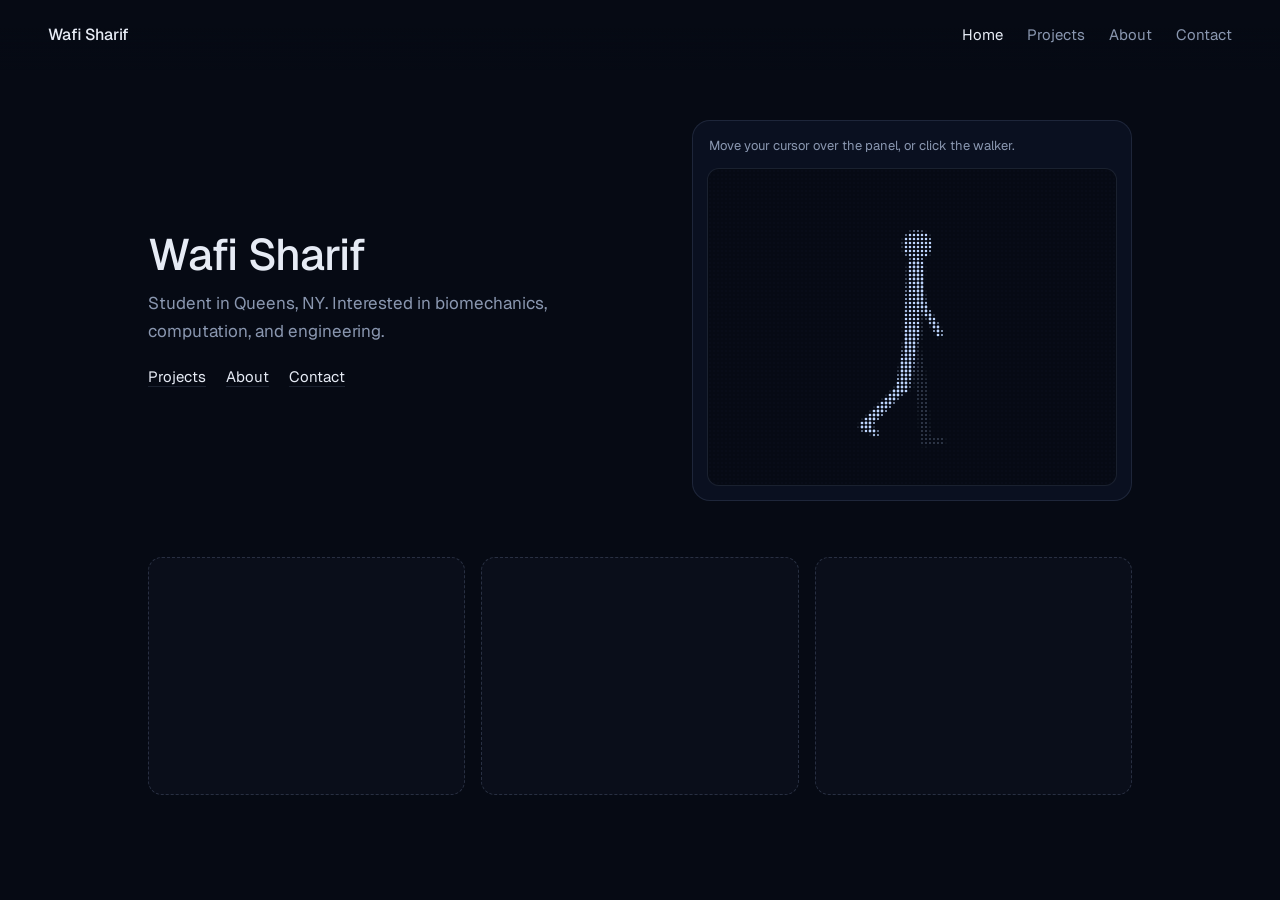
<file: index.html>
<!doctype html>
<html lang="en">
<head>
  <meta charset="utf-8" />
  <meta name="viewport" content="width=device-width, initial-scale=1" />
  <title>Wafi Sharif</title>
  <meta name="description" content="Wafi Sharif. Student in Queens, NY. Interested in biomechanics, computation, and engineering." />
  <meta name="theme-color" content="#060a14" />
  <link rel="preconnect" href="https://fonts.googleapis.com" />
  <link rel="preconnect" href="https://fonts.gstatic.com" crossorigin />
  <link href="https://fonts.googleapis.com/css2?family=Geist:wght@400;500;600&family=Geist+Mono:wght@400&display=swap" rel="stylesheet" />
  <link rel="stylesheet" href="/style.css" />
</head>
<body data-page="home">
  <header class="bar">
    <a class="mark" href="/">Wafi Sharif</a>
    <nav class="tabs" aria-label="Sections">
      <a href="/" data-link="home">Home</a>
      <a href="/projects/" data-link="projects">Projects</a>
      <a href="/about/" data-link="about">About</a>
      <a href="/contact/" data-link="contact">Contact</a>
    </nav>
  </header>

  <main class="home">
    <section class="hero">
      <div class="hero-copy">
        <h1>Wafi Sharif</h1>
        <p id="hero-intro"></p>
        <div class="hero-links">
          <a href="/projects/">Projects</a>
          <a href="/about/">About</a>
          <a href="/contact/">Contact</a>
        </div>
      </div>

      <figure class="walker-panel">
        <figcaption>Move your cursor over the panel, or click the walker.</figcaption>
        <div class="walker-stage">
          <canvas id="field" aria-label="Animated walking figure made of dots"></canvas>
        </div>
      </figure>
    </section>

    <!--
      Photo slots. To add a photo, put the image in a /photos folder and
      place it inside a slot, like this:
      <div class="photo-slot"><img src="/photos/1.jpg" alt="Describe the photo" /></div>
    -->
    <section class="photos" aria-label="Photos">
      <div class="photo-slot"></div>
      <div class="photo-slot"></div>
      <div class="photo-slot"></div>
    </section>
  </main>

  <script src="/data.js"></script>
  <script src="/main.js"></script>
</body>
</html>
</file>
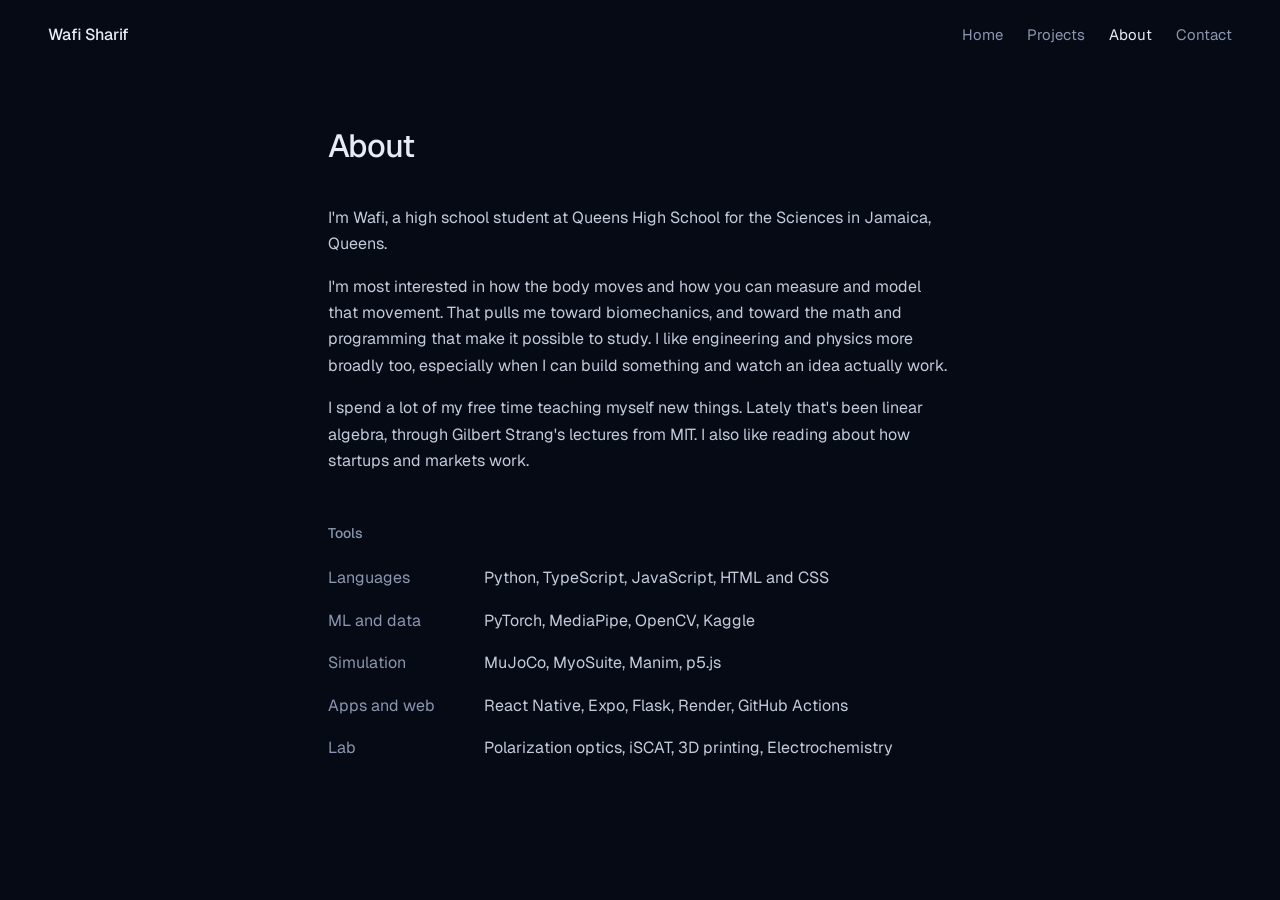
<file: about/index.html>
<!doctype html>
<html lang="en">
<head>
  <meta charset="utf-8" />
  <meta name="viewport" content="width=device-width, initial-scale=1" />
  <title>About | Wafi Sharif</title>
  <meta name="description" content="About Wafi Sharif." />
  <meta name="theme-color" content="#060a14" />
  <link rel="preconnect" href="https://fonts.googleapis.com" />
  <link rel="preconnect" href="https://fonts.gstatic.com" crossorigin />
  <link href="https://fonts.googleapis.com/css2?family=Geist:wght@400;500;600&family=Geist+Mono:wght@400&display=swap" rel="stylesheet" />
  <link rel="stylesheet" href="/style.css" />
</head>
<body data-page="about">
  <header class="bar">
    <a class="mark" href="/">Wafi Sharif</a>
    <nav class="tabs" aria-label="Sections">
      <a href="/" data-link="home">Home</a>
      <a href="/projects/" data-link="projects">Projects</a>
      <a href="/about/" data-link="about">About</a>
      <a href="/contact/" data-link="contact">Contact</a>
    </nav>
  </header>

  <main class="page">
    <h1 class="page-title">About</h1>
    <div class="prose" id="about-text"></div>
    <h2>Tools</h2>
    <dl class="tools" id="tools"></dl>
  </main>

  <script src="/data.js"></script>
  <script src="/main.js"></script>
</body>
</html>
</file>
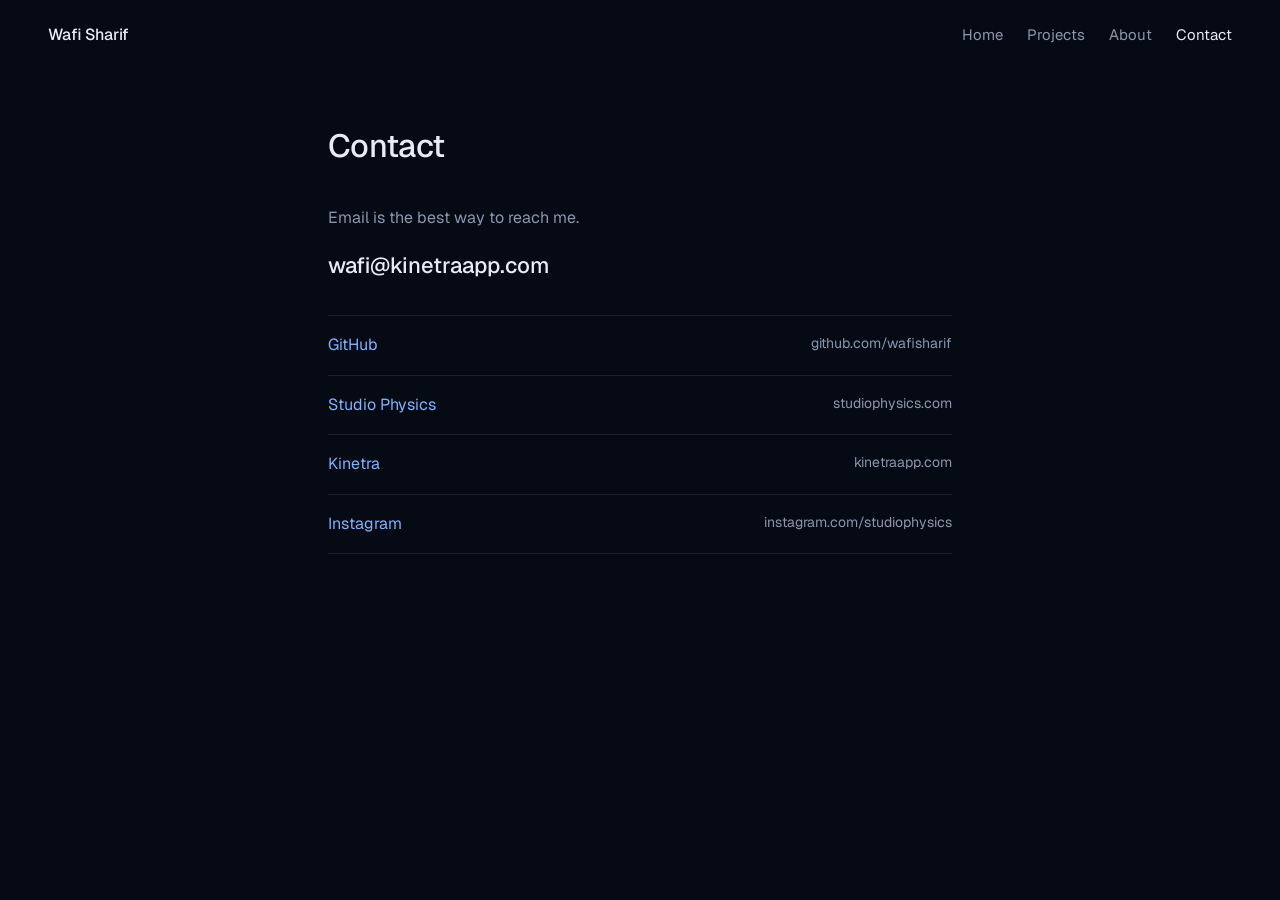
<file: contact/index.html>
<!doctype html>
<html lang="en">
<head>
  <meta charset="utf-8" />
  <meta name="viewport" content="width=device-width, initial-scale=1" />
  <title>Contact | Wafi Sharif</title>
  <meta name="description" content="How to reach Wafi Sharif." />
  <meta name="theme-color" content="#060a14" />
  <link rel="preconnect" href="https://fonts.googleapis.com" />
  <link rel="preconnect" href="https://fonts.gstatic.com" crossorigin />
  <link href="https://fonts.googleapis.com/css2?family=Geist:wght@400;500;600&family=Geist+Mono:wght@400&display=swap" rel="stylesheet" />
  <link rel="stylesheet" href="/style.css" />
</head>
<body data-page="contact">
  <header class="bar">
    <a class="mark" href="/">Wafi Sharif</a>
    <nav class="tabs" aria-label="Sections">
      <a href="/" data-link="home">Home</a>
      <a href="/projects/" data-link="projects">Projects</a>
      <a href="/about/" data-link="about">About</a>
      <a href="/contact/" data-link="contact">Contact</a>
    </nav>
  </header>

  <main class="page">
    <h1 class="page-title">Contact</h1>
    <p class="lead">Email is the best way to reach me.</p>
    <p><a class="email" id="email"></a></p>
    <ul class="rows links" id="links"></ul>
  </main>

  <script src="/data.js"></script>
  <script src="/main.js"></script>
</body>
</html>
</file>
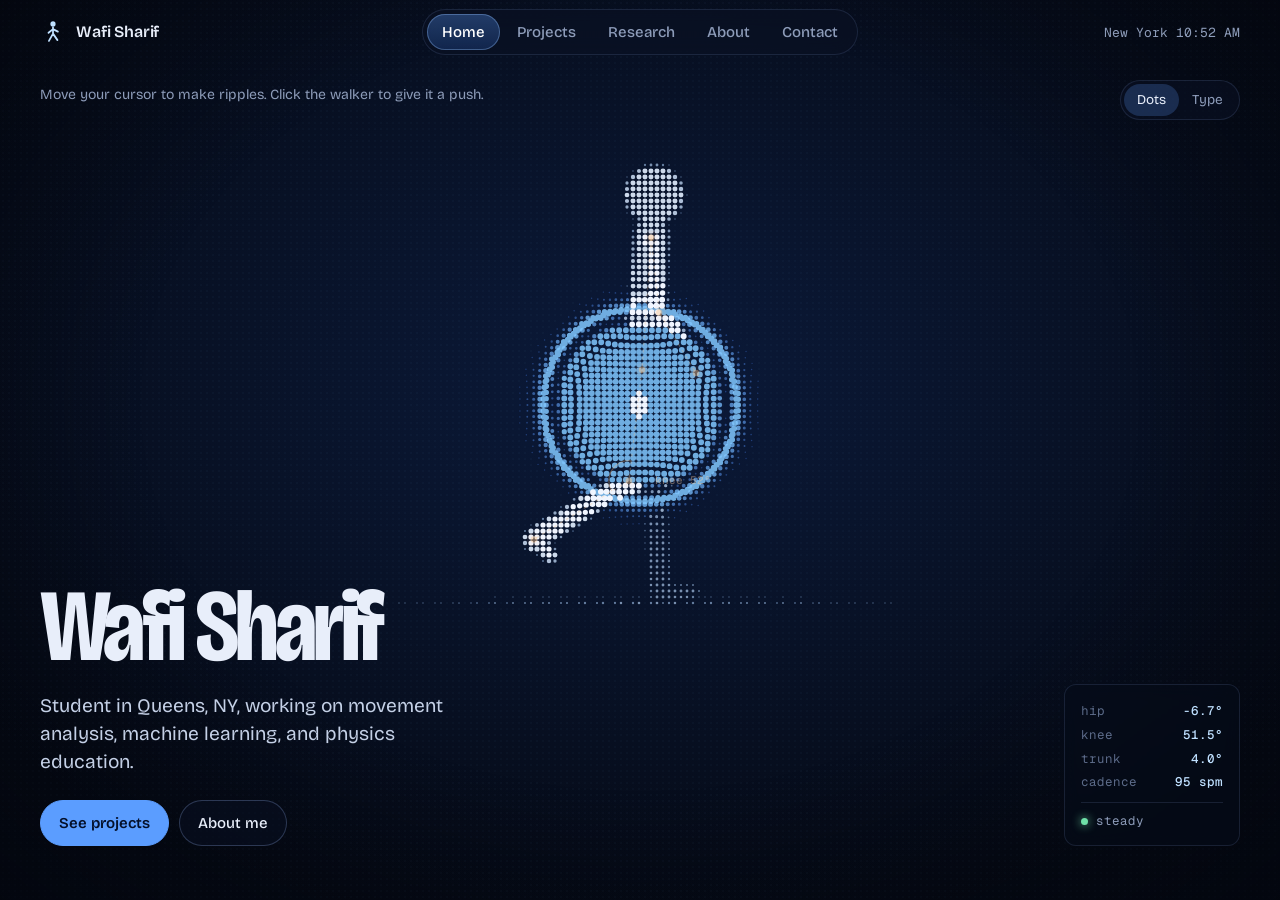
<file: portfolio/index.html>
<!doctype html>
<html lang="en">
<head>
  <meta charset="utf-8" />
  <meta name="viewport" content="width=device-width, initial-scale=1" />
  <title>Wafi Sharif</title>
  <meta name="description" content="Wafi Sharif. Student in Queens, NY, working on movement analysis, machine learning, and physics education." />
  <meta name="theme-color" content="#050913" />
  <meta property="og:title" content="Wafi Sharif" />
  <meta property="og:description" content="Movement analysis, machine learning, and physics education." />
  <meta property="og:type" content="website" />
  <link rel="icon" href="favicon.svg" type="image/svg+xml" />
  <link rel="preconnect" href="https://fonts.googleapis.com" />
  <link rel="preconnect" href="https://fonts.gstatic.com" crossorigin />
  <link href="https://fonts.googleapis.com/css2?family=Bricolage+Grotesque:opsz,wdth,wght@12..96,75..100,300..800&family=Geist+Mono:wght@400;500&display=swap" rel="stylesheet" />
  <link rel="stylesheet" href="style.css" />
</head>
<body data-route="home">
  <a class="skip" href="#main">Skip to content</a>

  <canvas id="field" aria-hidden="true"></canvas>
  <div class="vignette" aria-hidden="true"></div>

  <header class="bar">
    <a class="mark" href="#/" data-link="home" aria-label="Wafi Sharif, home">
      <svg viewBox="0 0 32 32" width="26" height="26" aria-hidden="true">
        <circle cx="16" cy="6" r="3.2" />
        <path d="M16 10 L16 18 M16 18 L11 27 M16 18 L21.5 26 M16 12.5 L10.5 17 M16 12.5 L22 15.5" />
      </svg>
      <span>Wafi Sharif</span>
    </a>

    <nav class="tabs" aria-label="Sections">
      <a href="#/" data-link="home">Home</a>
      <a href="#/projects" data-link="projects">Projects</a>
      <a href="#/research" data-link="research">Research</a>
      <a href="#/about" data-link="about">About</a>
      <a href="#/contact" data-link="contact">Contact</a>
      <span class="tabs-pill" aria-hidden="true"></span>
    </nav>

    <div class="bar-right">
      <span class="clock" id="clock" title="Local time in New York"></span>
    </div>
  </header>

  <main id="main">
    <!-- HOME -->
    <section class="panel" id="home" data-panel="home" aria-label="Home">
      <div class="hero-controls">
        <div class="seg" role="group" aria-label="Render style">
          <button type="button" data-mode="dots" aria-pressed="true">Dots</button>
          <button type="button" data-mode="type" aria-pressed="false">Type</button>
        </div>
      </div>

      <div class="hud" id="hud" aria-hidden="true">
        <div class="hud-row"><span>hip</span><b id="hud-hip">0.0°</b></div>
        <div class="hud-row"><span>knee</span><b id="hud-knee">0.0°</b></div>
        <div class="hud-row"><span>trunk</span><b id="hud-trunk">0.0°</b></div>
        <div class="hud-row"><span>cadence</span><b id="hud-cad">0</b></div>
        <div class="hud-status" id="hud-status">steady</div>
      </div>

      <div class="hero-text">
        <h1 class="hero-name">Wafi Sharif</h1>
        <p class="hero-intro" id="hero-intro"></p>
        <div class="hero-actions">
          <a class="btn btn-solid" href="#/projects">See projects</a>
          <a class="btn" href="#/about">About me</a>
        </div>
      </div>

      <p class="hero-hint" id="hero-hint">Move your cursor to make ripples. Click the walker to give it a push.</p>
    </section>

    <!-- PROJECTS -->
    <section class="panel page" id="projects" data-panel="projects" aria-labelledby="projects-title" hidden>
      <div class="page-inner">
        <header class="page-head">
          <h2 id="projects-title">Projects</h2>
          <p>Apps, research, and things I built to understand something better. Pick one to see what it's about.</p>
        </header>

        <div class="filters" role="group" aria-label="Filter projects" id="filters"></div>

        <div class="proj">
          <ul class="proj-list" id="proj-list"></ul>
          <article class="proj-view" id="proj-view" aria-live="polite">
            <div class="proj-canvas-wrap">
              <canvas id="proj-canvas" aria-hidden="true"></canvas>
              <span class="proj-canvas-tag" id="proj-tag"></span>
            </div>
            <div class="proj-body">
              <div class="proj-meta" id="proj-meta"></div>
              <h3 id="proj-title"></h3>
              <div id="proj-text"></div>
              <ul class="chips" id="proj-stack"></ul>
              <div class="proj-links" id="proj-links"></div>
            </div>
          </article>
        </div>
      </div>
    </section>

    <!-- RESEARCH -->
    <section class="panel page" id="research" data-panel="research" aria-labelledby="research-title" hidden>
      <div class="page-inner">
        <header class="page-head">
          <h2 id="research-title">Research</h2>
          <p>Where I've worked and what came out of it.</p>
        </header>

        <div class="research-grid">
          <div>
            <h3 class="sub">Labs and programs</h3>
            <ol class="timeline" id="timeline"></ol>
          </div>
          <div>
            <h3 class="sub">Writing</h3>
            <ul class="papers" id="papers"></ul>
          </div>
        </div>
      </div>
    </section>

    <!-- ABOUT -->
    <section class="panel page" id="about" data-panel="about" aria-labelledby="about-title" hidden>
      <div class="page-inner">
        <header class="page-head">
          <h2 id="about-title">About</h2>
        </header>

        <div class="about-grid">
          <div class="about-text" id="about-text"></div>
          <aside class="now">
            <h3 class="sub">Right now</h3>
            <ul id="now-list"></ul>
          </aside>
        </div>

        <h3 class="sub tools-title">Things I use</h3>
        <dl class="tools" id="tools"></dl>
      </div>
    </section>

    <!-- CONTACT -->
    <section class="panel page" id="contact" data-panel="contact" aria-labelledby="contact-title" hidden>
      <div class="page-inner">
        <header class="page-head">
          <h2 id="contact-title">Contact</h2>
          <p>The best way to reach me is email. I'm happy to talk about research, Kinetra, or physics.</p>
        </header>

        <div class="contact-grid">
          <div>
            <button class="email" id="email-btn" type="button">
              <span id="email-text"></span>
              <small id="email-note">Click to copy</small>
            </button>
            <ul class="link-list" id="link-list"></ul>
          </div>

          <div class="term" id="term">
            <div class="term-top" aria-hidden="true"><i></i><i></i><i></i><span>terminal</span></div>
            <div class="term-out" id="term-out" role="log" aria-live="polite"></div>
            <form class="term-line" id="term-form" autocomplete="off">
              <label for="term-in" class="prompt">wafi@portfolio:~$</label>
              <input id="term-in" type="text" spellcheck="false" autocapitalize="off" aria-label="Terminal command" />
            </form>
          </div>
        </div>
      </div>
    </section>
  </main>

  <footer class="foot">
    <span>&copy; <span id="year"></span> Wafi Sharif</span>
    <span class="foot-keys">Press 1 to 5 to switch tabs</span>
  </footer>

  <script src="data.js"></script>
  <script src="main.js"></script>
</body>
</html>
</file>
<file: style.css>
:root {
  --bg: #060a14;
  --text: #e6ebf5;
  --muted: #8a97b0;
  --line: rgba(150, 170, 210, 0.14);
  --accent: #7fb2ff;
  --font: "Geist", ui-sans-serif, system-ui, -apple-system, "Segoe UI", sans-serif;
  --mono: "Geist Mono", ui-monospace, Menlo, Consolas, monospace;
  --gutter: clamp(20px, 5vw, 48px);
}

* {
  box-sizing: border-box;
}

body {
  margin: 0;
  background: var(--bg);
  color: var(--text);
  font-family: var(--font);
  font-size: 16px;
  line-height: 1.65;
  -webkit-font-smoothing: antialiased;
}

a {
  color: inherit;
}

:focus-visible {
  outline: 2px solid var(--accent);
  outline-offset: 3px;
  border-radius: 4px;
}

/* top bar */

.bar {
  position: fixed;
  top: 0;
  left: 0;
  right: 0;
  z-index: 10;
  display: flex;
  align-items: center;
  justify-content: space-between;
  gap: 24px;
  padding: 22px var(--gutter);
  background: linear-gradient(var(--bg) 40%, rgba(6, 10, 20, 0));
}

.mark {
  font-weight: 500;
  text-decoration: none;
}

.tabs {
  display: flex;
  gap: 24px;
}

.tabs a {
  font-size: 15px;
  color: var(--muted);
  text-decoration: none;
  transition: color 0.2s;
}

.tabs a:hover,
.tabs a[aria-current="page"] {
  color: var(--text);
}

/* panels */

main {
  position: relative;
  z-index: 1;
}

/* home */

.home {
  max-width: 1080px;
  margin: 0 auto;
  padding: 120px var(--gutter) 80px;
}

.hero {
  display: grid;
  grid-template-columns: 1fr minmax(0, 440px);
  gap: 48px;
  align-items: center;
}

.hero-copy {
  max-width: 440px;
}

.hero h1 {
  margin: 0;
  font-size: clamp(32px, 4vw, 44px);
  font-weight: 500;
  letter-spacing: -0.02em;
  line-height: 1.1;
}

.hero p {
  margin: 10px 0 0;
  color: var(--muted);
  font-size: 17px;
}

.hero-links {
  display: flex;
  gap: 20px;
  margin-top: 20px;
}

.hero-links a {
  font-size: 15px;
  text-decoration: underline;
  text-decoration-color: var(--line);
  text-underline-offset: 4px;
}

.hero-links a:hover {
  color: var(--accent);
  text-decoration-color: currentColor;
}

/* walker panel, framed like the demo on kinetraapp.com */

.walker-panel {
  margin: 0;
  padding: 14px;
  border: 1px solid var(--line);
  border-radius: 18px;
  background: #0a1020;
}

.walker-panel figcaption {
  margin: 0 2px 12px;
  font-size: 13px;
  color: var(--muted);
}

.walker-stage {
  aspect-ratio: 4 / 3.1;
  border: 1px solid var(--line);
  border-radius: 12px;
  background: var(--bg);
  overflow: hidden;
}

#field {
  display: block;
  width: 100%;
  height: 100%;
  touch-action: pan-y;
}

/* photo slots: empty for now. To add a photo, put an <img> inside a slot. */

.photos {
  display: grid;
  grid-template-columns: repeat(3, 1fr);
  gap: 16px;
  margin-top: 56px;
}

.photo-slot {
  aspect-ratio: 4 / 3;
  border: 1px dashed rgba(150, 170, 210, 0.22);
  border-radius: 14px;
  background: rgba(150, 170, 210, 0.03);
  overflow: hidden;
}

.photo-slot img {
  display: block;
  width: 100%;
  height: 100%;
  object-fit: cover;
}

/* pages */

.page {
  max-width: 720px;
  margin: 0 auto;
  padding: 120px var(--gutter) 80px;
}

.page-title {
  margin: 0 0 32px;
  font-size: 32px;
  font-weight: 500;
  letter-spacing: -0.02em;
}

.page h2 {
  margin: 48px 0 12px;
  font-size: 14px;
  font-weight: 500;
  color: var(--muted);
}

a.inline,
.lead a {
  color: var(--accent);
}

.lead {
  color: var(--muted);
  margin: 0 0 8px;
}

/* projects */

.projects {
  list-style: none;
  margin: 0;
  padding: 0;
  border-top: 1px solid var(--line);
}

.projects li {
  border-bottom: 1px solid var(--line);
}

.projects summary {
  display: grid;
  grid-template-columns: 1fr auto;
  gap: 2px 16px;
  padding: 18px 0;
  cursor: pointer;
  list-style: none;
}

.projects summary::-webkit-details-marker {
  display: none;
}

.projects .t {
  font-weight: 500;
  font-size: 17px;
}

.projects .k {
  font-size: 14px;
  color: var(--muted);
}

.projects .s {
  grid-column: 1 / -1;
  color: var(--muted);
  font-size: 15px;
}

.projects summary:hover .t {
  color: var(--accent);
}

.projects .body {
  padding: 0 0 24px;
}

.projects .body p {
  margin: 0 0 12px;
  color: #c3cbdb;
}

.meta {
  margin-top: 14px;
  font-family: var(--mono);
  font-size: 13px;
  color: var(--muted);
}

.body .links-inline {
  display: flex;
  flex-wrap: wrap;
  gap: 16px;
  margin-top: 12px;
}

.body .links-inline a,
.rows a {
  color: var(--accent);
  text-decoration: none;
}

.body .links-inline a:hover,
.rows a:hover {
  text-decoration: underline;
}

/* rows: research, papers, links */

.rows {
  list-style: none;
  margin: 0;
  padding: 0;
  border-top: 1px solid var(--line);
}

.rows li {
  padding: 16px 0;
  border-bottom: 1px solid var(--line);
}

.row-head {
  display: flex;
  justify-content: space-between;
  gap: 16px;
}

.row-head b {
  font-weight: 500;
}

.row-head span {
  font-size: 14px;
  color: var(--muted);
  white-space: nowrap;
}

.rows p {
  margin: 4px 0 0;
  color: var(--muted);
  font-size: 15px;
}

.links li {
  display: flex;
  justify-content: space-between;
  gap: 16px;
}

.links li span {
  color: var(--muted);
  font-size: 14px;
}

/* about */

.prose p {
  margin: 0 0 16px;
  color: #c3cbdb;
}

.plain {
  margin: 0;
  padding-left: 18px;
  color: #c3cbdb;
}

.plain li {
  margin: 4px 0;
}

.tools {
  margin: 0;
}

.tools div {
  display: grid;
  grid-template-columns: 140px 1fr;
  gap: 16px;
  padding: 8px 0;
}

.tools dt {
  color: var(--muted);
}

.tools dd {
  margin: 0;
  color: #c3cbdb;
}

/* contact */

.email {
  font-size: 22px;
  font-weight: 500;
  text-decoration: none;
}

.email:hover {
  color: var(--accent);
}

.links {
  margin-top: 32px;
}

/* small screens */

@media (max-width: 860px) {
  .hero {
    grid-template-columns: 1fr;
    gap: 32px;
  }

  .walker-panel {
    max-width: 480px;
  }
}

@media (max-width: 640px) {
  .bar {
    flex-direction: column;
    align-items: flex-start;
    gap: 10px;
    padding-top: 16px;
  }

  .tabs {
    gap: 18px;
  }

  .page,
  .home {
    padding-top: 112px;
  }

  .photos {
    gap: 10px;
    margin-top: 40px;
  }

  .tools div {
    grid-template-columns: 1fr;
    gap: 0;
  }
}

@media (prefers-reduced-motion: reduce) {
  * {
    transition: none !important;
  }
}
</file>
<file: portfolio/style.css>
/* ==========================================================
   Wafi Sharif, portfolio
   Palette: night ink, signal blue, ice, one warm filament.
   ========================================================== */

:root {
  --ink: #050913;
  --ink-2: #08101f;
  --surface: rgba(12, 22, 44, 0.72);
  --surface-solid: #0c162c;
  --line: rgba(140, 170, 230, 0.14);
  --line-strong: rgba(140, 170, 230, 0.28);
  --text: #e8eefa;
  --muted: #8d9cb9;
  --dim: #5d6c8a;
  --blue: #5b9dff;
  --blue-deep: #2f6fe0;
  --ice: #bfe0ff;
  --warm: #ffbe7a;

  --font: "Bricolage Grotesque", ui-sans-serif, system-ui, -apple-system, "Segoe UI", sans-serif;
  --mono: "Geist Mono", ui-monospace, "SF Mono", Menlo, Consolas, monospace;

  --bar-h: 64px;
  --gutter: clamp(16px, 4vw, 40px);
  --ease: cubic-bezier(0.2, 0.7, 0.2, 1);
}

*,
*::before,
*::after {
  box-sizing: border-box;
}

html {
  -webkit-text-size-adjust: 100%;
  scroll-padding-top: calc(var(--bar-h) + 16px);
}

body {
  margin: 0;
  min-height: 100vh;
  background:
    radial-gradient(1200px 800px at 50% 42%, #0b1a3a 0%, rgba(11, 26, 58, 0) 70%),
    var(--ink);
  background-attachment: fixed;
  color: var(--text);
  font-family: var(--font);
  font-size: 17px;
  line-height: 1.6;
  font-optical-sizing: auto;
  -webkit-font-smoothing: antialiased;
  -moz-osx-font-smoothing: grayscale;
  overflow-x: hidden;
}

a {
  color: inherit;
}

button {
  font: inherit;
  color: inherit;
}

:focus-visible {
  outline: 2px solid var(--ice);
  outline-offset: 3px;
  border-radius: 6px;
}

::selection {
  background: rgba(91, 157, 255, 0.35);
}

.skip {
  position: absolute;
  left: 12px;
  top: -60px;
  z-index: 100;
  padding: 8px 14px;
  background: var(--blue);
  color: #fff;
  border-radius: 8px;
  text-decoration: none;
}
.skip:focus {
  top: 12px;
}

/* ---------- background field ---------- */

#field {
  position: fixed;
  inset: 0;
  width: 100%;
  height: 100%;
  display: block;
  z-index: 0;
  transition: opacity 0.6s var(--ease);
}

body:not([data-route="home"]) #field {
  opacity: 0.32;
}

.vignette {
  position: fixed;
  inset: 0;
  z-index: 1;
  pointer-events: none;
  background: radial-gradient(ellipse at 50% 45%, transparent 55%, rgba(3, 6, 14, 0.75) 100%);
}

/* ---------- top bar ---------- */

.bar {
  position: fixed;
  top: 0;
  left: 0;
  right: 0;
  z-index: 20;
  height: var(--bar-h);
  padding: 0 var(--gutter);
  display: grid;
  grid-template-columns: 1fr auto 1fr;
  align-items: center;
  gap: 16px;
  transition: background 0.3s, border-color 0.3s;
  border-bottom: 1px solid transparent;
}

body:not([data-route="home"]) .bar,
body.scrolled .bar {
  background: rgba(5, 9, 19, 0.7);
  -webkit-backdrop-filter: blur(14px);
  backdrop-filter: blur(14px);
  border-bottom-color: var(--line);
}

.mark {
  display: inline-flex;
  align-items: center;
  gap: 10px;
  text-decoration: none;
  font-weight: 600;
  font-size: 16px;
  letter-spacing: -0.01em;
  justify-self: start;
}

.mark svg {
  fill: none;
  stroke: var(--ice);
  stroke-width: 2.2;
  stroke-linecap: round;
  stroke-linejoin: round;
}
.mark svg circle {
  fill: var(--ice);
  stroke: none;
}

.tabs {
  position: relative;
  display: flex;
  gap: 2px;
  padding: 4px;
  border: 1px solid var(--line);
  border-radius: 999px;
  background: rgba(10, 18, 36, 0.6);
  -webkit-backdrop-filter: blur(10px);
  backdrop-filter: blur(10px);
}

.tabs a {
  position: relative;
  z-index: 1;
  padding: 6px 15px;
  border-radius: 999px;
  font-size: 15px;
  font-weight: 500;
  color: var(--muted);
  text-decoration: none;
  transition: color 0.2s;
  white-space: nowrap;
}

.tabs a:hover {
  color: var(--text);
}

.tabs a[aria-current="page"] {
  color: #fff;
}

.tabs-pill {
  position: absolute;
  top: 4px;
  bottom: 4px;
  left: 0;
  width: 0;
  border-radius: 999px;
  background: linear-gradient(180deg, rgba(91, 157, 255, 0.32), rgba(47, 111, 224, 0.22));
  box-shadow: inset 0 0 0 1px rgba(150, 195, 255, 0.35);
  transition: transform 0.45s var(--ease), width 0.45s var(--ease);
}

.bar-right {
  justify-self: end;
}

.clock {
  font-family: var(--mono);
  font-size: 13px;
  color: var(--muted);
  font-variant-numeric: tabular-nums;
}

/* ---------- panels ---------- */

main {
  position: relative;
  z-index: 5;
}

.panel[hidden] {
  display: none !important;
}

.panel.entering {
  animation: panel-in 0.5s var(--ease) both;
}

@keyframes panel-in {
  from {
    opacity: 0;
    transform: translateY(10px);
  }
  to {
    opacity: 1;
    transform: none;
  }
}

/* ---------- home ---------- */

#home {
  position: fixed;
  inset: 0;
  pointer-events: none;
}

#home > * {
  pointer-events: auto;
}

.hero-text {
  position: absolute;
  left: var(--gutter);
  bottom: clamp(28px, 6vh, 56px);
  max-width: 560px;
}

.hero-name {
  margin: 0;
  font-size: clamp(52px, 8vw, 124px);
  line-height: 0.92;
  font-weight: 700;
  font-stretch: 80%;
  font-variation-settings: "wdth" 80;
  letter-spacing: -0.035em;
  color: var(--text);
}

.hero-intro {
  margin: 18px 0 0;
  max-width: 34ch;
  font-size: clamp(17px, 1.5vw, 20px);
  line-height: 1.45;
  color: #c4d0e6;
}

.hero-actions {
  display: flex;
  gap: 10px;
  margin-top: 24px;
  flex-wrap: wrap;
}

.btn {
  display: inline-flex;
  align-items: center;
  gap: 8px;
  padding: 10px 18px;
  border-radius: 999px;
  border: 1px solid var(--line-strong);
  background: rgba(10, 18, 36, 0.55);
  text-decoration: none;
  font-weight: 500;
  font-size: 15px;
  transition: border-color 0.2s, background 0.2s, transform 0.2s;
}

.btn:hover {
  border-color: rgba(191, 224, 255, 0.6);
  background: rgba(20, 36, 70, 0.7);
}

.btn:active {
  transform: translateY(1px);
}

.btn-solid {
  background: var(--blue);
  border-color: var(--blue);
  color: #04102a;
  font-weight: 600;
}

.btn-solid:hover {
  background: #79b0ff;
  border-color: #79b0ff;
}

.hud {
  position: absolute;
  right: var(--gutter);
  bottom: clamp(28px, 6vh, 56px);
  width: 176px;
  padding: 14px 16px;
  border: 1px solid var(--line);
  border-radius: 12px;
  background: rgba(6, 12, 26, 0.6);
  -webkit-backdrop-filter: blur(8px);
  backdrop-filter: blur(8px);
  font-family: var(--mono);
  font-size: 12.5px;
  pointer-events: none;
}

.hud-row {
  display: flex;
  justify-content: space-between;
  line-height: 1.9;
  color: var(--dim);
}

.hud-row b {
  font-weight: 500;
  color: var(--ice);
  font-variant-numeric: tabular-nums;
}

.hud-status {
  margin-top: 8px;
  padding-top: 8px;
  border-top: 1px solid var(--line);
  color: var(--muted);
  display: flex;
  align-items: center;
  gap: 8px;
}

.hud-status::before {
  content: "";
  width: 7px;
  height: 7px;
  border-radius: 50%;
  background: #6fe0a8;
  box-shadow: 0 0 10px #6fe0a8;
}

.hud-status.alert {
  color: var(--warm);
}

.hud-status.alert::before {
  background: var(--warm);
  box-shadow: 0 0 10px var(--warm);
}

.hero-controls {
  position: absolute;
  top: calc(var(--bar-h) + 16px);
  right: var(--gutter);
}

.seg {
  display: inline-flex;
  padding: 3px;
  border: 1px solid var(--line);
  border-radius: 999px;
  background: rgba(10, 18, 36, 0.6);
}

.seg button {
  border: 0;
  background: none;
  padding: 5px 13px;
  border-radius: 999px;
  font-size: 13.5px;
  color: var(--muted);
  cursor: pointer;
}

.seg button[aria-pressed="true"] {
  background: rgba(91, 157, 255, 0.22);
  color: var(--text);
}

.hero-hint {
  position: absolute;
  top: calc(var(--bar-h) + 20px);
  left: var(--gutter);
  margin: 0;
  font-size: 14px;
  color: var(--muted);
  pointer-events: none;
  transition: opacity 0.8s;
}

.hero-hint.gone {
  opacity: 0;
}

/* ---------- content pages ---------- */

.page {
  min-height: 100vh;
  padding: calc(var(--bar-h) + clamp(36px, 7vh, 72px)) var(--gutter) 64px;
}

.page-inner {
  max-width: 1120px;
  margin: 0 auto;
}

.page-head {
  margin-bottom: 36px;
}

.page-head h2 {
  margin: 0;
  font-size: clamp(44px, 6vw, 80px);
  line-height: 1;
  font-weight: 700;
  font-variation-settings: "wdth" 80;
  letter-spacing: -0.03em;
}

.page-head p {
  margin: 14px 0 0;
  max-width: 58ch;
  color: var(--muted);
  font-size: 18px;
}

.sub {
  margin: 0 0 18px;
  font-size: 15px;
  font-weight: 600;
  color: var(--muted);
  letter-spacing: 0;
}

/* ---------- projects ---------- */

.filters {
  display: flex;
  flex-wrap: wrap;
  gap: 8px;
  margin-bottom: 24px;
}

.filters button {
  padding: 6px 14px;
  border-radius: 999px;
  border: 1px solid var(--line);
  background: rgba(10, 18, 36, 0.5);
  color: var(--muted);
  font-size: 14px;
  cursor: pointer;
  transition: color 0.2s, border-color 0.2s, background 0.2s;
}

.filters button:hover {
  color: var(--text);
  border-color: var(--line-strong);
}

.filters button[aria-pressed="true"] {
  color: var(--text);
  border-color: rgba(91, 157, 255, 0.6);
  background: rgba(91, 157, 255, 0.16);
}

.filters .count {
  margin-left: 6px;
  font-family: var(--mono);
  font-size: 12px;
  color: var(--dim);
}

.proj {
  display: grid;
  grid-template-columns: minmax(260px, 360px) 1fr;
  gap: 28px;
  align-items: start;
}

.proj-list {
  list-style: none;
  margin: 0;
  padding: 0;
  border-top: 1px solid var(--line);
}

.proj-list li {
  border-bottom: 1px solid var(--line);
}

.proj-item {
  position: relative;
  display: grid;
  grid-template-columns: 1fr auto;
  gap: 2px 12px;
  width: 100%;
  padding: 15px 14px 15px 18px;
  border: 0;
  background: none;
  text-align: left;
  cursor: pointer;
  transition: background 0.2s;
}

.proj-item::before {
  content: "";
  position: absolute;
  left: 0;
  top: 14px;
  bottom: 14px;
  width: 2px;
  border-radius: 2px;
  background: var(--blue);
  transform: scaleY(0);
  transition: transform 0.3s var(--ease);
}

.proj-item:hover {
  background: rgba(91, 157, 255, 0.05);
}

.proj-item[aria-selected="true"] {
  background: rgba(91, 157, 255, 0.09);
}

.proj-item[aria-selected="true"]::before {
  transform: scaleY(1);
}

.proj-item .t {
  font-size: 18px;
  font-weight: 600;
  line-height: 1.3;
}

.proj-item .k {
  align-self: center;
  font-size: 13px;
  color: var(--dim);
}

.proj-item .s {
  grid-column: 1 / -1;
  font-size: 14.5px;
  line-height: 1.45;
  color: var(--muted);
}

.proj-view {
  position: sticky;
  top: calc(var(--bar-h) + 20px);
  border: 1px solid var(--line);
  border-radius: 18px;
  background: var(--surface);
  -webkit-backdrop-filter: blur(12px);
  backdrop-filter: blur(12px);
  overflow: hidden;
}

.proj-canvas-wrap {
  position: relative;
  aspect-ratio: 16 / 7;
  border-bottom: 1px solid var(--line);
  background:
    linear-gradient(rgba(140, 170, 230, 0.05) 1px, transparent 1px) 0 0 / 24px 24px,
    linear-gradient(90deg, rgba(140, 170, 230, 0.05) 1px, transparent 1px) 0 0 / 24px 24px,
    #060c1b;
}

#proj-canvas {
  position: absolute;
  inset: 0;
  width: 100%;
  height: 100%;
  display: block;
}

.proj-canvas-tag {
  position: absolute;
  left: 14px;
  bottom: 10px;
  font-family: var(--mono);
  font-size: 12px;
  color: var(--dim);
}

.proj-body {
  padding: 24px 28px 28px;
}

.proj-meta {
  display: flex;
  flex-wrap: wrap;
  gap: 8px;
  margin-bottom: 10px;
}

.tag {
  display: inline-block;
  padding: 2px 10px;
  border-radius: 999px;
  border: 1px solid var(--line-strong);
  font-size: 13px;
  color: var(--muted);
}

.tag.live {
  color: #a6f0c8;
  border-color: rgba(111, 224, 168, 0.4);
}

.proj-body h3 {
  margin: 0 0 12px;
  font-size: clamp(26px, 3vw, 34px);
  line-height: 1.1;
  font-weight: 700;
  letter-spacing: -0.02em;
}

.proj-body p {
  margin: 0 0 14px;
  max-width: 68ch;
  color: #c9d4e8;
}

.chips {
  display: flex;
  flex-wrap: wrap;
  gap: 6px;
  margin: 18px 0 0;
  padding: 0;
  list-style: none;
}

.chips li {
  padding: 3px 9px;
  border-radius: 6px;
  background: rgba(91, 157, 255, 0.1);
  color: var(--ice);
  font-family: var(--mono);
  font-size: 12.5px;
}

.proj-links {
  display: flex;
  flex-wrap: wrap;
  gap: 10px;
  margin-top: 20px;
}

.proj-links:empty {
  display: none;
}

.proj-view.swap .proj-body {
  animation: panel-in 0.4s var(--ease) both;
}

/* ---------- research ---------- */

.research-grid {
  display: grid;
  grid-template-columns: 1.25fr 1fr;
  gap: 56px;
}

.timeline {
  position: relative;
  list-style: none;
  margin: 0;
  padding: 0 0 0 26px;
}

.timeline::before {
  content: "";
  position: absolute;
  left: 5px;
  top: 8px;
  bottom: 8px;
  width: 1px;
  background: linear-gradient(var(--blue), rgba(91, 157, 255, 0.1));
}

.timeline li {
  position: relative;
  padding-bottom: 28px;
}

.timeline li::before {
  content: "";
  position: absolute;
  left: -26px;
  top: 7px;
  width: 11px;
  height: 11px;
  border-radius: 50%;
  background: var(--ink);
  border: 2px solid var(--blue);
}

.timeline li:first-child::before {
  background: var(--blue);
  box-shadow: 0 0 0 4px rgba(91, 157, 255, 0.18);
}

.tl-head {
  display: flex;
  flex-wrap: wrap;
  align-items: baseline;
  gap: 4px 14px;
}

.tl-where {
  font-size: 19px;
  font-weight: 600;
  line-height: 1.35;
}

.tl-when {
  font-size: 14px;
  color: var(--dim);
}

.tl-what {
  margin: 4px 0 6px;
  color: var(--muted);
  max-width: 58ch;
}

.textlink {
  padding: 0;
  border: 0;
  background: none;
  color: var(--blue);
  font-size: 15px;
  font-weight: 500;
  text-decoration: underline;
  text-decoration-color: rgba(91, 157, 255, 0.4);
  text-underline-offset: 3px;
  cursor: pointer;
}

.textlink:hover {
  color: var(--ice);
  text-decoration-color: currentColor;
}

.papers {
  list-style: none;
  margin: 0;
  padding: 0;
  display: grid;
  gap: 14px;
}

.papers li {
  padding: 20px 22px;
  border: 1px solid var(--line);
  border-radius: 14px;
  background: var(--surface);
}

.paper-title {
  margin: 0 0 10px;
  font-size: 17px;
  font-weight: 600;
  line-height: 1.4;
}

.paper-note {
  margin: 0;
  font-size: 14.5px;
  color: var(--muted);
}

.papers .textlink {
  margin-top: 8px;
  display: inline-block;
}

/* ---------- about ---------- */

.about-grid {
  display: grid;
  grid-template-columns: 1.5fr 1fr;
  gap: 56px;
  align-items: start;
}

.about-text p {
  margin: 0 0 18px;
  max-width: 60ch;
  font-size: 19px;
  line-height: 1.65;
  color: #d3dcee;
}

.about-text p:first-child {
  font-size: clamp(24px, 2.6vw, 30px);
  line-height: 1.3;
  font-weight: 600;
  color: var(--text);
  letter-spacing: -0.01em;
}

.now {
  padding: 22px 24px;
  border: 1px solid var(--line);
  border-radius: 16px;
  background: var(--surface);
}

.now ul {
  list-style: none;
  margin: 0;
  padding: 0;
}

.now li {
  position: relative;
  padding: 9px 0 9px 20px;
  border-top: 1px solid var(--line);
  font-size: 15.5px;
  line-height: 1.45;
}

.now li:first-child {
  border-top: 0;
}

.now li::before {
  content: "";
  position: absolute;
  left: 2px;
  top: 17px;
  width: 6px;
  height: 6px;
  border-radius: 50%;
  background: var(--blue);
}

.tools-title {
  margin-top: 56px;
}

.tools {
  margin: 0;
  border-top: 1px solid var(--line);
}

.tools > div {
  display: grid;
  grid-template-columns: 180px 1fr;
  gap: 16px;
  padding: 14px 0;
  border-bottom: 1px solid var(--line);
}

.tools dt {
  color: var(--muted);
  font-size: 15px;
}

.tools dd {
  margin: 0;
  display: flex;
  flex-wrap: wrap;
  gap: 6px 18px;
  font-size: 16px;
}

/* ---------- contact ---------- */

.contact-grid {
  display: grid;
  grid-template-columns: 1fr 1.15fr;
  gap: 48px;
  align-items: start;
}

.email {
  display: block;
  width: 100%;
  padding: 0 0 18px;
  border: 0;
  border-bottom: 1px solid var(--line-strong);
  background: none;
  text-align: left;
  cursor: pointer;
}

.email span {
  display: block;
  font-size: clamp(24px, 3.2vw, 38px);
  font-weight: 600;
  letter-spacing: -0.02em;
  line-height: 1.2;
  overflow-wrap: anywhere;
  transition: color 0.2s;
}

.email:hover span {
  color: var(--ice);
}

.email small {
  display: block;
  margin-top: 6px;
  font-size: 14px;
  color: var(--dim);
}

.email.copied small {
  color: #a6f0c8;
}

.link-list {
  list-style: none;
  margin: 18px 0 0;
  padding: 0;
}

.link-list a {
  display: flex;
  justify-content: space-between;
  align-items: center;
  padding: 14px 2px;
  border-bottom: 1px solid var(--line);
  text-decoration: none;
  font-size: 18px;
  transition: color 0.2s, padding 0.25s var(--ease);
}

.link-list a span {
  font-size: 14px;
  color: var(--dim);
}

.link-list a:hover {
  color: var(--ice);
  padding-left: 8px;
}

.term {
  border: 1px solid var(--line-strong);
  border-radius: 14px;
  background: rgba(4, 8, 18, 0.88);
  font-family: var(--mono);
  font-size: 13.5px;
  line-height: 1.6;
  overflow: hidden;
  box-shadow: 0 24px 60px -30px rgba(40, 100, 220, 0.5);
}

.term-top {
  display: flex;
  align-items: center;
  gap: 6px;
  padding: 10px 14px;
  border-bottom: 1px solid var(--line);
  color: var(--dim);
  font-size: 12px;
}

.term-top i {
  width: 10px;
  height: 10px;
  border-radius: 50%;
  background: #1c2a48;
}

.term-top span {
  margin-left: 8px;
}

.term-out {
  height: 300px;
  overflow-y: auto;
  padding: 14px 16px 4px;
  color: #b7c6e2;
  white-space: pre-wrap;
  overflow-wrap: anywhere;
}

.term-out .cmd {
  color: var(--text);
}

.term-out .cmd::before {
  content: "$ ";
  color: var(--blue);
}

.term-out .ok {
  color: #a6f0c8;
}

.term-out .err {
  color: var(--warm);
}

.term-out a {
  color: var(--ice);
}

.term-line {
  display: flex;
  align-items: center;
  gap: 8px;
  padding: 8px 16px 14px;
}

.prompt {
  color: var(--blue);
  white-space: nowrap;
}

.term-line input {
  flex: 1;
  min-width: 0;
  border: 0;
  outline: 0;
  background: none;
  color: var(--text);
  font: inherit;
  caret-color: var(--warm);
}

/* ---------- footer ---------- */

.foot {
  position: relative;
  z-index: 5;
  display: flex;
  justify-content: space-between;
  gap: 16px;
  max-width: calc(1120px + 2 * var(--gutter));
  margin: 0 auto;
  padding: 24px var(--gutter) 36px;
  font-size: 14px;
  color: var(--dim);
}

body[data-route="home"] .foot {
  display: none;
}

/* ---------- responsive ---------- */

@media (max-width: 980px) {
  .proj,
  .research-grid,
  .about-grid,
  .contact-grid {
    grid-template-columns: 1fr;
  }

  .proj-view {
    position: relative;
    top: 0;
  }

  .research-grid,
  .about-grid {
    gap: 40px;
  }
}

@media (max-width: 760px) {
  :root {
    --bar-h: 108px;
  }

  .bar {
    grid-template-columns: 1fr auto;
    grid-template-rows: 52px 48px;
    row-gap: 0;
    padding-top: 2px;
  }

  .tabs {
    grid-column: 1 / -1;
    grid-row: 2;
    justify-self: stretch;
    justify-content: space-between;
    overflow-x: auto;
    scrollbar-width: none;
  }

  .tabs::-webkit-scrollbar {
    display: none;
  }

  .tabs a {
    padding: 6px 9px;
    font-size: 14px;
  }

  .bar {
    background: rgba(5, 9, 19, 0.7);
    -webkit-backdrop-filter: blur(14px);
    backdrop-filter: blur(14px);
    border-bottom-color: var(--line);
  }

  .hud {
    top: calc(var(--bar-h) + 14px);
    bottom: auto;
    right: var(--gutter);
    width: 140px;
    padding: 10px 12px;
    font-size: 11.5px;
  }

  .hud-row {
    line-height: 1.7;
  }

  .hero-controls {
    top: calc(var(--bar-h) + 14px);
    right: auto;
    left: var(--gutter);
  }

  .hero-hint {
    top: calc(var(--bar-h) + 58px);
    max-width: 52%;
    font-size: 13px;
  }

  .hero-text {
    right: var(--gutter);
  }

  .tools > div {
    grid-template-columns: 1fr;
    gap: 6px;
  }

  .proj-body {
    padding: 20px;
  }

  .proj-canvas-wrap {
    aspect-ratio: 16 / 9;
  }

  .foot {
    flex-direction: column;
  }

  .foot-keys {
    display: none;
  }

  .term-out {
    height: 240px;
  }
}

@media (max-width: 380px) {
  .tabs a {
    padding: 6px 8px;
    font-size: 13px;
  }
}

@media (prefers-reduced-motion: reduce) {
  *,
  *::before,
  *::after {
    animation-duration: 0.001ms !important;
    transition-duration: 0.001ms !important;
  }
}
</file>
